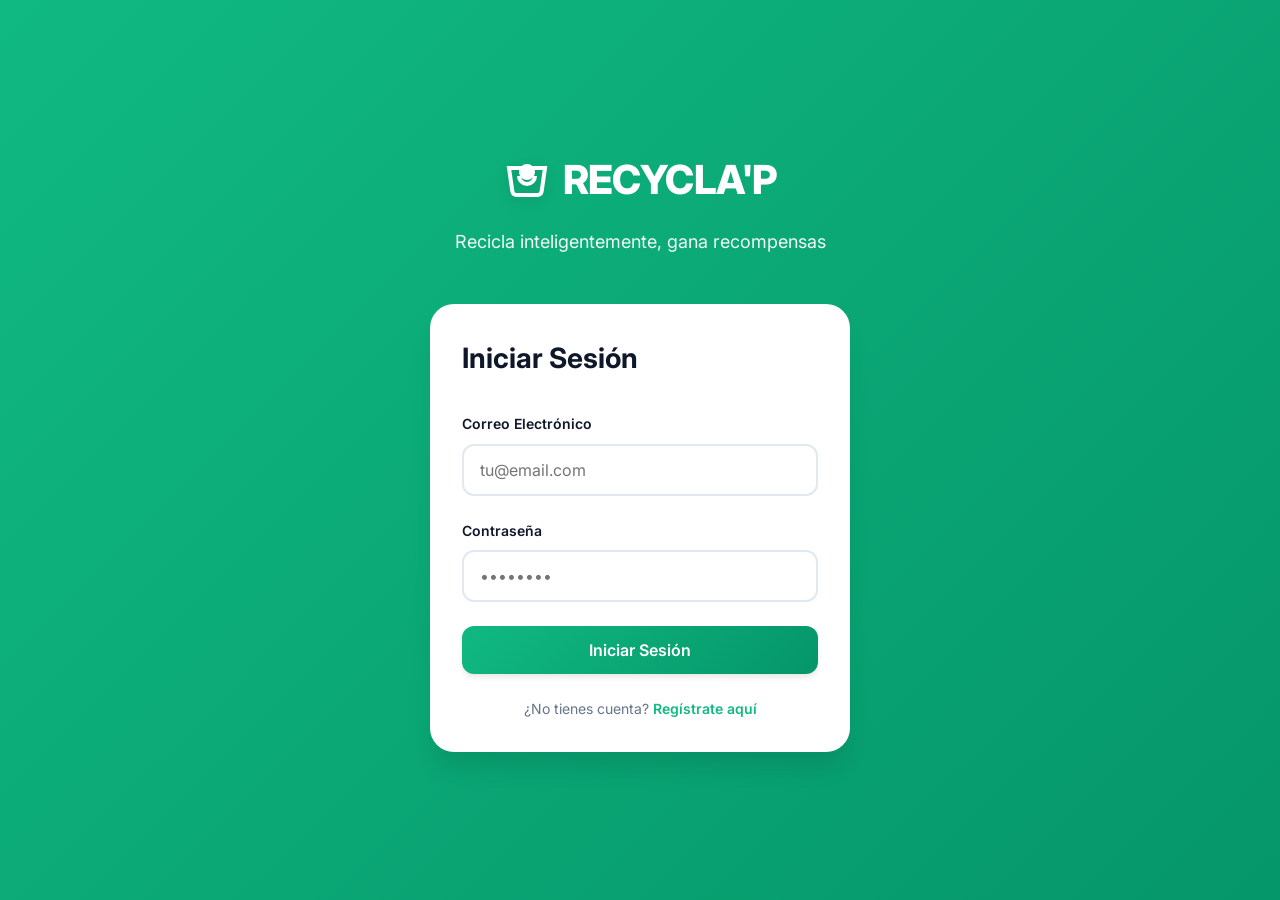
<file: index.html>
<!DOCTYPE html>
<html lang="es">

<head>
    <meta charset="UTF-8">
    <meta name="viewport" content="width=device-width, initial-scale=1.0">
    <title>RECYCLA'P - Iniciar Sesión</title>
    <meta name="description" content="Inicia sesión en RECYCLA'P para ganar puntos reciclando">
    <link rel="stylesheet" href="auth.css">
    <link rel="preconnect" href="https://fonts.googleapis.com">
    <link rel="preconnect" href="https://fonts.gstatic.com" crossorigin>
    <link href="https://fonts.googleapis.com/css2?family=Inter:wght@300;400;500;600;700;800&display=swap"
        rel="stylesheet">
</head>

<body>
    <div class="auth-screen">
        <div class="auth-container">
            <div class="auth-header">
                <div class="logo-container">
                    <svg class="logo-icon" viewBox="0 0 24 24" fill="none" stroke="currentColor" stroke-width="2">
                        <path d="M3 6h18l-1.68 11.76a2 2 0 0 1-2 1.74H6.68a2 2 0 0 1-2-1.74L3 6z" />
                        <path d="M16 10a4 4 0 0 1-8 0" />
                        <circle cx="12" cy="8" r="3" fill="currentColor" />
                    </svg>
                    <h1 class="logo-text">RECYCLA'P</h1>
                </div>
                <p class="auth-subtitle">Recicla inteligentemente, gana recompensas</p>
            </div>

            <!-- Login Form -->
            <div id="login-form" class="auth-form active">
                <h2 class="form-title">Iniciar Sesión</h2>
                <form onsubmit="handleLogin(event)">
                    <div class="input-group">
                        <label for="login-email">Correo Electrónico</label>
                        <input type="email" id="login-email" required placeholder="tu@email.com">
                    </div>
                    <div class="input-group">
                        <label for="login-password">Contraseña</label>
                        <input type="password" id="login-password" required placeholder="••••••••">
                    </div>
                    <button type="submit" class="btn btn-primary">Iniciar Sesión</button>
                </form>
                <p class="form-switch">
                    ¿No tienes cuenta?
                    <a href="#" onclick="switchToRegister(event)">Regístrate aquí</a>
                </p>
            </div>

            <!-- Register Form -->
            <div id="register-form" class="auth-form">
                <h2 class="form-title">Crear Cuenta</h2>
                <form onsubmit="handleRegister(event)">
                    <div class="input-group">
                        <label for="register-name">Nombre Completo</label>
                        <input type="text" id="register-name" required placeholder="Juan Pérez">
                    </div>
                    <div class="input-group">
                        <label for="register-email">Correo Electrónico</label>
                        <input type="email" id="register-email" required placeholder="tu@email.com">
                    </div>
                    <div class="input-group">
                        <label for="register-password">Contraseña</label>
                        <input type="password" id="register-password" required placeholder="••••••••">
                    </div>
                    <button type="submit" class="btn btn-primary">Crear Cuenta</button>
                </form>
                <p class="form-switch">
                    ¿Ya tienes cuenta?
                    <a href="#" onclick="switchToLogin(event)">Inicia sesión aquí</a>
                </p>
            </div>
        </div>
    </div>

    <!-- Toast Notification -->
    <div id="toast" class="toast"></div>

    <script src="auth.js"></script>
</body>

</html>
</file>
<file: auth.css>
/* ===== CSS Variables & Reset ===== */
:root {
    --color-primary: #10b981;
    --color-primary-dark: #059669;
    --color-primary-light: #d1fae5;
    --color-secondary: #3b82f6;
    --color-accent: #f59e0b;
    --color-danger: #ef4444;
    --color-bg: #f8fafc;
    --color-surface: #ffffff;
    --color-text: #0f172a;
    --color-text-secondary: #64748b;
    --color-border: #e2e8f0;
    --gradient-primary: linear-gradient(135deg, #10b981 0%, #059669 100%);
    --shadow-sm: 0 1px 2px 0 rgba(0, 0, 0, 0.05);
    --shadow-md: 0 4px 6px -1px rgba(0, 0, 0, 0.1);
    --shadow-lg: 0 10px 15px -3px rgba(0, 0, 0, 0.1);
    --shadow-xl: 0 20px 25px -5px rgba(0, 0, 0, 0.1);
    --spacing-xs: 0.5rem;
    --spacing-sm: 0.75rem;
    --spacing-md: 1rem;
    --spacing-lg: 1.5rem;
    --spacing-xl: 2rem;
    --spacing-2xl: 3rem;
    --radius-sm: 0.375rem;
    --radius-md: 0.5rem;
    --radius-lg: 0.75rem;
    --radius-xl: 1rem;
    --radius-2xl: 1.5rem;
    --transition-fast: 150ms cubic-bezier(0.4, 0, 0.2, 1);
    --transition-base: 250ms cubic-bezier(0.4, 0, 0.2, 1);
}

* {
    margin: 0;
    padding: 0;
    box-sizing: border-box;
}

body {
    font-family: 'Inter', -apple-system, BlinkMacSystemFont, 'Segoe UI', Roboto, sans-serif;
    background: var(--color-bg);
    color: var(--color-text);
    line-height: 1.6;
    -webkit-font-smoothing: antialiased;
    overflow-x: hidden;
}

.auth-screen {
    background: var(--gradient-primary);
    display: flex;
    align-items: center;
    justify-content: center;
    padding: var(--spacing-lg);
    min-height: 100vh;
}

.auth-container {
    width: 100%;
    max-width: 420px;
    animation: fadeInUp 0.6s ease-out;
}

.auth-header {
    text-align: center;
    margin-bottom: var(--spacing-2xl);
    color: white;
}

.logo-container {
    display: flex;
    align-items: center;
    justify-content: center;
    gap: var(--spacing-sm);
    margin-bottom: var(--spacing-md);
}

.logo-icon {
    width: 48px;
    height: 48px;
    filter: drop-shadow(0 4px 6px rgba(0, 0, 0, 0.1));
}

.logo-text {
    font-size: 2.5rem;
    font-weight: 800;
    letter-spacing: -0.02em;
}

.auth-subtitle {
    font-size: 1.125rem;
    opacity: 0.95;
}

.auth-form {
    background: var(--color-surface);
    padding: var(--spacing-xl);
    border-radius: var(--radius-2xl);
    box-shadow: var(--shadow-xl);
    display: none;
}

.auth-form.active {
    display: block;
    animation: fadeIn 0.4s ease-out;
}

.form-title {
    font-size: 1.75rem;
    font-weight: 700;
    margin-bottom: var(--spacing-xl);
}

.input-group {
    margin-bottom: var(--spacing-lg);
}

.input-group label {
    display: block;
    font-size: 0.875rem;
    font-weight: 600;
    margin-bottom: var(--spacing-xs);
}

.input-group input {
    width: 100%;
    padding: 0.875rem var(--spacing-md);
    border: 2px solid var(--color-border);
    border-radius: var(--radius-lg);
    font-size: 1rem;
    font-family: inherit;
    transition: all var(--transition-base);
}

.input-group input:focus {
    outline: none;
    border-color: var(--color-primary);
    box-shadow: 0 0 0 3px rgba(16, 185, 129, 0.1);
}

.btn {
    width: 100%;
    padding: 0.875rem var(--spacing-lg);
    border: none;
    border-radius: var(--radius-lg);
    font-size: 1rem;
    font-weight: 600;
    font-family: inherit;
    cursor: pointer;
    transition: all var(--transition-base);
    display: flex;
    align-items: center;
    justify-content: center;
    gap: var(--spacing-sm);
}

.btn-primary {
    background: var(--gradient-primary);
    color: white;
    box-shadow: var(--shadow-md);
}

.btn-primary:hover {
    transform: translateY(-2px);
    box-shadow: var(--shadow-lg);
}

.form-switch {
    text-align: center;
    margin-top: var(--spacing-lg);
    color: var(--color-text-secondary);
    font-size: 0.875rem;
}

.form-switch a {
    color: var(--color-primary);
    text-decoration: none;
    font-weight: 600;
}

.form-switch a:hover {
    text-decoration: underline;
}

.toast {
    position: fixed;
    top: var(--spacing-lg);
    right: var(--spacing-lg);
    background: var(--color-text);
    color: white;
    padding: var(--spacing-md) var(--spacing-lg);
    border-radius: var(--radius-lg);
    box-shadow: var(--shadow-xl);
    transform: translateX(400px);
    transition: transform var(--transition-base);
    z-index: 1000;
    max-width: 320px;
}

.toast.show {
    transform: translateX(0);
}

.toast.success {
    background: var(--color-primary);
}

.toast.error {
    background: var(--color-danger);
}

@keyframes fadeIn {
    from {
        opacity: 0;
    }

    to {
        opacity: 1;
    }
}

@keyframes fadeInUp {
    from {
        opacity: 0;
        transform: translateY(20px);
    }

    to {
        opacity: 1;
        transform: translateY(0);
    }
}

@media (max-width: 640px) {
    .toast {
        left: var(--spacing-md);
        right: var(--spacing-md);
        transform: translateY(-100px);
    }

    .toast.show {
        transform: translateY(0);
    }
}
</file>
<file: dashboard.css>
/* ===== CSS Variables & Reset ===== */
:root {
    --color-primary: #10b981;
    --color-primary-dark: #059669;
    --color-primary-light: #d1fae5;
    --color-secondary: #3b82f6;
    --color-accent: #f59e0b;
    --color-danger: #ef4444;
    --color-bg: #f8fafc;
    --color-surface: #ffffff;
    --color-text: #0f172a;
    --color-text-secondary: #64748b;
    --color-border: #e2e8f0;
    --gradient-primary: linear-gradient(135deg, #10b981 0%, #059669 100%);
    --shadow-sm: 0 1px 2px 0 rgba(0, 0, 0, 0.05);
    --shadow-md: 0 4px 6px -1px rgba(0, 0, 0, 0.1);
    --shadow-lg: 0 10px 15px -3px rgba(0, 0, 0, 0.1);
    --shadow-xl: 0 20px 25px -5px rgba(0, 0, 0, 0.1);
    --spacing-xs: 0.5rem;
    --spacing-sm: 0.75rem;
    --spacing-md: 1rem;
    --spacing-lg: 1.5rem;
    --spacing-xl: 2rem;
    --spacing-2xl: 3rem;
    --radius-sm: 0.375rem;
    --radius-md: 0.5rem;
    --radius-lg: 0.75rem;
    --radius-xl: 1rem;
    --radius-2xl: 1.5rem;
    --transition-fast: 150ms cubic-bezier(0.4, 0, 0.2, 1);
    --transition-base: 250ms cubic-bezier(0.4, 0, 0.2, 1);
}

* {
    margin: 0;
    padding: 0;
    box-sizing: border-box;
}

body {
    font-family: 'Inter', -apple-system, BlinkMacSystemFont, 'Segoe UI', Roboto, sans-serif;
    background: var(--color-bg);
    color: var(--color-text);
    line-height: 1.6;
    -webkit-font-smoothing: antialiased;
    overflow-x: hidden;
}

.screen {
    display: none;
    min-height: 100vh;
}

.screen.active {
    display: block;
}

#auth-screen {
    background: var(--gradient-primary);
    display: flex;
    align-items: center;
    justify-content: center;
    padding: var(--spacing-lg);
}

.auth-container {
    width: 100%;
    max-width: 420px;
    animation: fadeInUp 0.6s ease-out;
}

.auth-header {
    text-align: center;
    margin-bottom: var(--spacing-2xl);
    color: white;
}

.logo-container {
    display: flex;
    align-items: center;
    justify-content: center;
    gap: var(--spacing-sm);
    margin-bottom: var(--spacing-md);
}

.logo-icon {
    width: 48px;
    height: 48px;
    filter: drop-shadow(0 4px 6px rgba(0, 0, 0, 0.1));
}

.logo-text {
    font-size: 2.5rem;
    font-weight: 800;
    letter-spacing: -0.02em;
}

.auth-subtitle {
    font-size: 1.125rem;
    opacity: 0.95;
}

.auth-form {
    background: var(--color-surface);
    padding: var(--spacing-xl);
    border-radius: var(--radius-2xl);
    box-shadow: var(--shadow-xl);
    display: none;
}

.auth-form.active {
    display: block;
    animation: fadeIn 0.4s ease-out;
}

.form-title {
    font-size: 1.75rem;
    font-weight: 700;
    margin-bottom: var(--spacing-xl);
}

.input-group {
    margin-bottom: var(--spacing-lg);
}

.input-group label {
    display: block;
    font-size: 0.875rem;
    font-weight: 600;
    margin-bottom: var(--spacing-xs);
}

.input-group input {
    width: 100%;
    padding: 0.875rem var(--spacing-md);
    border: 2px solid var(--color-border);
    border-radius: var(--radius-lg);
    font-size: 1rem;
    font-family: inherit;
    transition: all var(--transition-base);
}

.input-group input:focus {
    outline: none;
    border-color: var(--color-primary);
    box-shadow: 0 0 0 3px rgba(16, 185, 129, 0.1);
}

.btn {
    width: 100%;
    padding: 0.875rem var(--spacing-lg);
    border: none;
    border-radius: var(--radius-lg);
    font-size: 1rem;
    font-weight: 600;
    font-family: inherit;
    cursor: pointer;
    transition: all var(--transition-base);
    display: flex;
    align-items: center;
    justify-content: center;
    gap: var(--spacing-sm);
}

.btn-primary {
    background: var(--gradient-primary);
    color: white;
    box-shadow: var(--shadow-md);
}

.btn-primary:hover {
    transform: translateY(-2px);
    box-shadow: var(--shadow-lg);
}

.form-switch {
    text-align: center;
    margin-top: var(--spacing-lg);
    color: var(--color-text-secondary);
    font-size: 0.875rem;
}

.form-switch a {
    color: var(--color-primary);
    text-decoration: none;
    font-weight: 600;
}

.form-switch a:hover {
    text-decoration: underline;
}

#app-screen {
    display: flex;
    flex-direction: column;
    min-height: 100vh;
}

.app-header {
    background: var(--color-surface);
    border-bottom: 1px solid var(--color-border);
    box-shadow: var(--shadow-sm);
    position: sticky;
    top: 0;
    z-index: 100;
}

.header-content {
    display: flex;
    align-items: center;
    justify-content: space-between;
    padding: var(--spacing-md) var(--spacing-lg);
    max-width: 1200px;
    margin: 0 auto;
}

.header-left {
    display: flex;
    align-items: center;
    gap: var(--spacing-sm);
}

.header-logo {
    width: 32px;
    height: 32px;
    color: var(--color-primary);
}

.header-title {
    font-size: 1.25rem;
    font-weight: 700;
}

.btn-logout {
    display: flex;
    align-items: center;
    gap: var(--spacing-xs);
    padding: var(--spacing-xs) var(--spacing-md);
    background: transparent;
    border: 1px solid var(--color-border);
    border-radius: var(--radius-md);
    color: var(--color-text-secondary);
    font-size: 0.875rem;
    font-weight: 500;
    cursor: pointer;
    transition: all var(--transition-base);
    font-family: inherit;
}

.btn-logout:hover {
    background: var(--color-bg);
    color: var(--color-danger);
    border-color: var(--color-danger);
}

.btn-logout svg {
    width: 18px;
    height: 18px;
}

.app-main {
    flex: 1;
    padding-bottom: 80px;
    max-width: 1200px;
    margin: 0 auto;
    width: 100%;
}

.view {
    display: none;
    padding: var(--spacing-lg);
}

.view.active {
    display: block;
    animation: fadeIn 0.3s ease-out;
}

.view-header {
    display: flex;
    align-items: center;
    gap: var(--spacing-md);
    margin-bottom: var(--spacing-xl);
}

.view-header h2 {
    font-size: 1.75rem;
    font-weight: 700;
}

.btn-back {
    width: 40px;
    height: 40px;
    display: flex;
    align-items: center;
    justify-content: center;
    background: var(--color-surface);
    border: 1px solid var(--color-border);
    border-radius: var(--radius-md);
    cursor: pointer;
    transition: all var(--transition-base);
}

.btn-back:hover {
    background: var(--color-bg);
    transform: translateX(-2px);
}

.btn-back svg {
    width: 20px;
    height: 20px;
}

.dashboard-hero {
    margin-bottom: var(--spacing-xl);
}

.points-card {
    background: var(--gradient-primary);
    padding: var(--spacing-2xl);
    border-radius: var(--radius-2xl);
    color: white;
    text-align: center;
    box-shadow: var(--shadow-lg);
    position: relative;
    overflow: hidden;
}

.points-card::before {
    content: '';
    position: absolute;
    top: -50%;
    right: -50%;
    width: 200%;
    height: 200%;
    background: radial-gradient(circle, rgba(255, 255, 255, 0.1) 0%, transparent 70%);
    animation: pulse 3s ease-in-out infinite;
}

.points-label {
    font-size: 0.875rem;
    opacity: 0.9;
    text-transform: uppercase;
    letter-spacing: 0.05em;
    margin-bottom: var(--spacing-xs);
}

.points-value {
    font-size: 4rem;
    font-weight: 800;
    line-height: 1;
    margin-bottom: var(--spacing-md);
    text-shadow: 0 2px 10px rgba(0, 0, 0, 0.1);
}

.points-badge {
    display: inline-flex;
    align-items: center;
    gap: var(--spacing-xs);
    background: rgba(255, 255, 255, 0.2);
    padding: var(--spacing-xs) var(--spacing-md);
    border-radius: 999px;
    backdrop-filter: blur(10px);
}

.points-badge svg {
    width: 16px;
    height: 16px;
}

.section-title {
    font-size: 1.25rem;
    font-weight: 700;
    margin-bottom: var(--spacing-lg);
}

.action-grid {
    display: grid;
    grid-template-columns: repeat(auto-fit, minmax(140px, 1fr));
    gap: var(--spacing-md);
    margin-bottom: var(--spacing-2xl);
}

.action-card {
    background: var(--color-surface);
    padding: var(--spacing-lg);
    border-radius: var(--radius-xl);
    border: 2px solid var(--color-border);
    cursor: pointer;
    transition: all var(--transition-base);
    text-align: center;
}

.action-card:hover {
    transform: translateY(-4px);
    box-shadow: var(--shadow-lg);
    border-color: var(--color-primary);
}

.action-icon {
    width: 56px;
    height: 56px;
    margin: 0 auto var(--spacing-md);
    border-radius: var(--radius-lg);
    display: flex;
    align-items: center;
    justify-content: center;
    background: var(--color-primary-light);
}

.action-icon svg {
    width: 28px;
    height: 28px;
    color: var(--color-primary);
}

.action-icon.scan {
    background: linear-gradient(135deg, #dbeafe 0%, #bfdbfe 100%);
}

.action-icon.scan svg {
    color: var(--color-secondary);
}

.action-icon.rewards {
    background: linear-gradient(135deg, #fef3c7 0%, #fde68a 100%);
}

.action-icon.rewards svg {
    color: var(--color-accent);
}

.action-icon.history {
    background: linear-gradient(135deg, #e9d5ff 0%, #d8b4fe 100%);
}

.action-icon.history svg {
    color: #a855f7;
}

.action-card h4 {
    font-size: 1rem;
    font-weight: 600;
    margin-bottom: var(--spacing-xs);
}

.action-card p {
    font-size: 0.875rem;
    color: var(--color-text-secondary);
}

.stats-grid {
    display: grid;
    grid-template-columns: repeat(auto-fit, minmax(200px, 1fr));
    gap: var(--spacing-md);
}

.stat-card {
    background: var(--color-surface);
    padding: var(--spacing-lg);
    border-radius: var(--radius-xl);
    border: 1px solid var(--color-border);
    display: flex;
    align-items: center;
    gap: var(--spacing-md);
}

.stat-card svg {
    width: 40px;
    height: 40px;
    color: var(--color-primary);
    flex-shrink: 0;
}

.stat-value {
    font-size: 1.75rem;
    font-weight: 700;
    line-height: 1;
}

.stat-label {
    font-size: 0.875rem;
    color: var(--color-text-secondary);
}

.scanner-container {
    max-width: 400px;
    margin: 0 auto;
    text-align: center;
}

.scanner-frame {
    background: var(--color-surface);
    border-radius: var(--radius-2xl);
    padding: var(--spacing-xl);
    margin-bottom: var(--spacing-xl);
    box-shadow: var(--shadow-lg);
}

.scanner-overlay {
    position: relative;
    width: 100%;
    aspect-ratio: 1;
    background: linear-gradient(135deg, #f0fdf4 0%, #dcfce7 100%);
    border-radius: var(--radius-xl);
    display: flex;
    align-items: center;
    justify-content: center;
    overflow: hidden;
}

.scan-corners {
    position: absolute;
    inset: var(--spacing-md);
    border: 3px solid var(--color-primary);
    border-radius: var(--radius-lg);
    animation: scanPulse 2s ease-in-out infinite;
}

.scan-corners::before,
.scan-corners::after {
    content: '';
    position: absolute;
    width: 20px;
    height: 20px;
    border: 4px solid var(--color-primary);
}

.scan-corners::before {
    top: -3px;
    left: -3px;
    border-right: none;
    border-bottom: none;
}

.scan-corners::after {
    bottom: -3px;
    right: -3px;
    border-left: none;
    border-top: none;
}

.qr-icon {
    width: 80px;
    height: 80px;
    color: var(--color-primary);
    opacity: 0.4;
}

.scanner-instruction {
    font-size: 1rem;
    color: var(--color-text-secondary);
    margin-bottom: var(--spacing-xl);
}

.btn-simulate {
    max-width: 300px;
    margin: 0 auto;
}

.btn-simulate svg {
    width: 20px;
    height: 20px;
}

.rewards-points-banner {
    background: var(--gradient-primary);
    padding: var(--spacing-lg);
    border-radius: var(--radius-xl);
    margin-bottom: var(--spacing-xl);
    box-shadow: var(--shadow-md);
}

.rewards-points-content {
    display: flex;
    align-items: center;
    justify-content: space-between;
    color: white;
}

.rewards-points-label {
    font-size: 1rem;
    font-weight: 600;
    opacity: 0.95;
}

.rewards-points-value {
    font-size: 2rem;
    font-weight: 800;
    text-shadow: 0 2px 10px rgba(0, 0, 0, 0.1);
}

.rewards-grid {
    display: grid;
    grid-template-columns: repeat(auto-fill, minmax(280px, 1fr));
    gap: var(--spacing-lg);
}

.reward-card {
    background: var(--color-surface);
    border-radius: var(--radius-xl);
    overflow: hidden;
    border: 1px solid var(--color-border);
    transition: all var(--transition-base);
    cursor: pointer;
}

.reward-card:hover {
    transform: translateY(-4px);
    box-shadow: var(--shadow-xl);
}

.reward-image {
    width: 100%;
    height: 160px;
    background: linear-gradient(135deg, #f093fb 0%, #f5576c 100%);
    display: flex;
    align-items: center;
    justify-content: center;
    position: relative;
    overflow: hidden;
}

.reward-image svg {
    width: 64px;
    height: 64px;
    color: white;
    z-index: 1;
}

.reward-image::before {
    content: '';
    position: absolute;
    inset: 0;
    background: radial-gradient(circle at 30% 30%, rgba(255, 255, 255, 0.3) 0%, transparent 60%);
}

.reward-content {
    padding: var(--spacing-lg);
}

.reward-header {
    display: flex;
    align-items: start;
    justify-content: space-between;
    margin-bottom: var(--spacing-sm);
}

.reward-title {
    font-size: 1.125rem;
    font-weight: 600;
}

.reward-points {
    display: flex;
    align-items: center;
    gap: 4px;
    background: var(--color-primary-light);
    color: var(--color-primary-dark);
    padding: 4px 10px;
    border-radius: 999px;
    font-size: 0.875rem;
    font-weight: 700;
    white-space: nowrap;
}

.reward-points svg {
    width: 14px;
    height: 14px;
}

.reward-description {
    font-size: 0.875rem;
    color: var(--color-text-secondary);
    margin-bottom: var(--spacing-md);
}

.reward-footer {
    display: flex;
    align-items: center;
    justify-content: space-between;
}

.reward-category {
    font-size: 0.75rem;
    color: var(--color-text-secondary);
    text-transform: uppercase;
    letter-spacing: 0.05em;
}

.btn-redeem {
    padding: var(--spacing-xs) var(--spacing-md);
    background: var(--gradient-primary);
    color: white;
    border: none;
    border-radius: var(--radius-md);
    font-size: 0.875rem;
    font-weight: 600;
    cursor: pointer;
    transition: all var(--transition-base);
    font-family: inherit;
}

.btn-redeem:hover {
    transform: scale(1.05);
    box-shadow: var(--shadow-md);
}

.btn-redeem:disabled {
    opacity: 0.5;
    cursor: not-allowed;
    transform: none;
}

.history-list {
    display: flex;
    flex-direction: column;
    gap: var(--spacing-md);
}

.history-item {
    background: var(--color-surface);
    padding: var(--spacing-lg);
    border-radius: var(--radius-xl);
    border: 1px solid var(--color-border);
    display: flex;
    align-items: center;
    gap: var(--spacing-md);
}

.history-icon {
    width: 48px;
    height: 48px;
    border-radius: var(--radius-lg);
    display: flex;
    align-items: center;
    justify-content: center;
    flex-shrink: 0;
}

.history-icon.earn {
    background: var(--color-primary-light);
    color: var(--color-primary);
}

.history-icon.redeem {
    background: linear-gradient(135deg, #fef3c7 0%, #fde68a 100%);
    color: var(--color-accent);
}

.history-icon svg {
    width: 24px;
    height: 24px;
}

.history-details {
    flex: 1;
}

.history-title {
    font-size: 1rem;
    font-weight: 600;
    margin-bottom: 2px;
}

.history-date {
    font-size: 0.875rem;
    color: var(--color-text-secondary);
}

.history-points {
    font-size: 1.125rem;
    font-weight: 700;
    white-space: nowrap;
}

.history-points.positive {
    color: var(--color-primary);
}

.history-points.negative {
    color: var(--color-danger);
}

.empty-state {
    text-align: center;
    padding: var(--spacing-2xl);
    color: var(--color-text-secondary);
}

.empty-state svg {
    width: 64px;
    height: 64px;
    margin-bottom: var(--spacing-md);
    opacity: 0.5;
}

.bottom-nav {
    position: fixed;
    bottom: 0;
    left: 0;
    right: 0;
    background: var(--color-surface);
    border-top: 1px solid var(--color-border);
    display: flex;
    justify-content: space-around;
    padding: var(--spacing-sm) var(--spacing-md);
    box-shadow: 0 -4px 6px -1px rgba(0, 0, 0, 0.05);
    z-index: 100;
}

.nav-item {
    display: flex;
    flex-direction: column;
    align-items: center;
    gap: 4px;
    padding: var(--spacing-xs);
    background: transparent;
    border: none;
    color: var(--color-text-secondary);
    cursor: pointer;
    transition: all var(--transition-base);
    font-family: inherit;
    min-width: 60px;
}

.nav-item svg {
    width: 24px;
    height: 24px;
}

.nav-item span {
    font-size: 0.75rem;
    font-weight: 500;
}

.nav-item.active {
    color: var(--color-primary);
}

.toast {
    position: fixed;
    top: var(--spacing-lg);
    right: var(--spacing-lg);
    background: var(--color-text);
    color: white;
    padding: var(--spacing-md) var(--spacing-lg);
    border-radius: var(--radius-lg);
    box-shadow: var(--shadow-xl);
    transform: translateX(400px);
    transition: transform var(--transition-base);
    z-index: 1000;
    max-width: 320px;
}

.toast.show {
    transform: translateX(0);
}

.toast.success {
    background: var(--color-primary);
}

.toast.error {
    background: var(--color-danger);
}

@keyframes fadeIn {
    from {
        opacity: 0;
    }

    to {
        opacity: 1;
    }
}

@keyframes fadeInUp {
    from {
        opacity: 0;
        transform: translateY(20px);
    }

    to {
        opacity: 1;
        transform: translateY(0);
    }
}

@keyframes pulse {

    0%,
    100% {
        opacity: 0.3;
    }

    50% {
        opacity: 0.6;
    }
}

@keyframes scanPulse {

    0%,
    100% {
        opacity: 0.5;
        transform: scale(1);
    }

    50% {
        opacity: 1;
        transform: scale(1.02);
    }
}

@media (max-width: 640px) {
    .points-value {
        font-size: 3rem;
    }

    .action-grid {
        grid-template-columns: repeat(3, 1fr);
    }

    .stats-grid {
        grid-template-columns: 1fr;
    }

    .rewards-grid {
        grid-template-columns: 1fr;
    }

    .toast {
        left: var(--spacing-md);
        right: var(--spacing-md);
        transform: translateY(-100px);
    }

    .toast.show {
        transform: translateY(0);
    }
}
</file>
